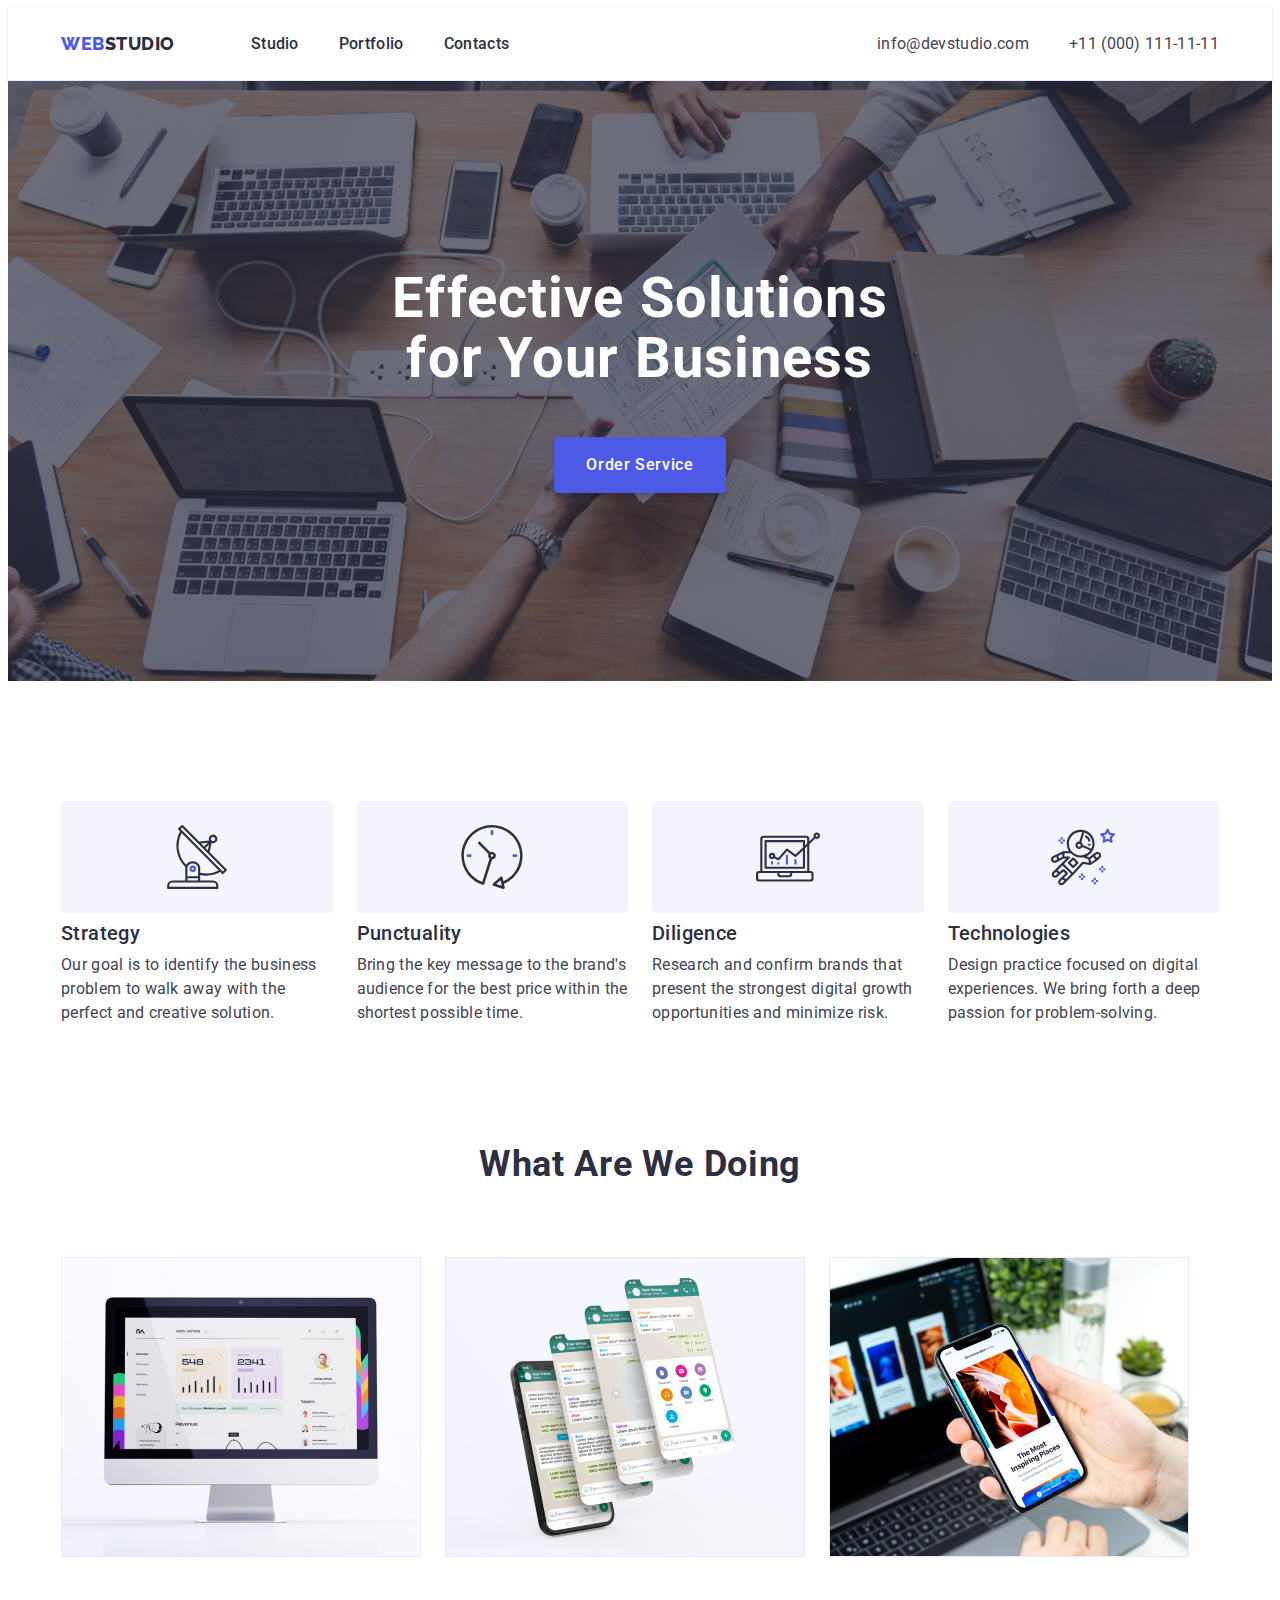
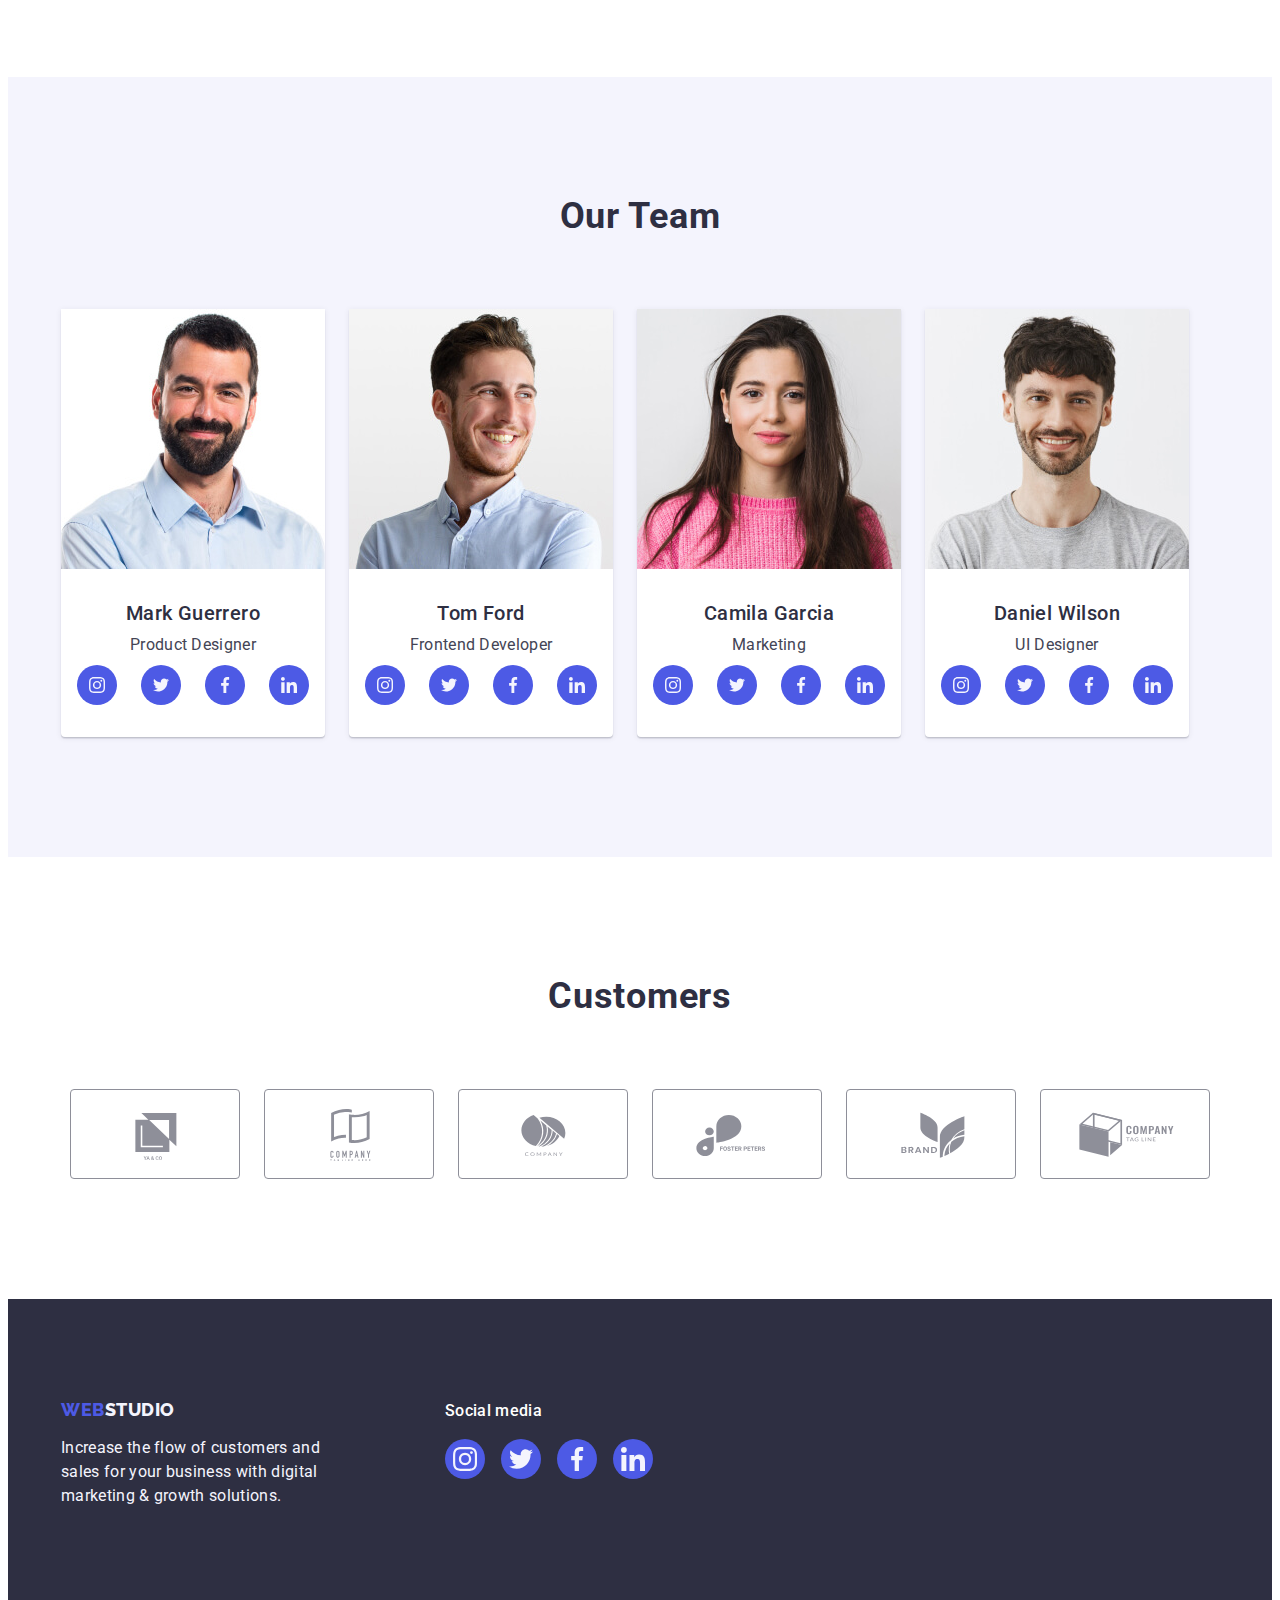
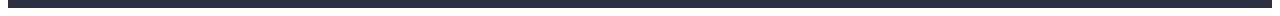
<file: index.html>
<!DOCTYPE html>
<html lang="en">
  <head>
    <meta charset="UTF-8" />
    <meta http-equiv="X-UA-Compatible" content="IE=edge" />
    <meta name="viewport" content="width=device-width, initial-scale=1.0" />
    <title>WEBSTUDIO</title>
    <link rel="preconnect" href="https://fonts.googleapis.com" />
    <link rel="preconnect" href="https://fonts.gstatic.com" crossorigin />
    <link
      href="https://fonts.googleapis.com/css2?family=Raleway:wght@800&amp;family=Roboto:wght@400;500;700;900&amp;display=swap"
      rel="stylesheet"
    />
    <link
      rel="stylesheet"
      href="https://cdnjs.cloudflare.com/ajax/libs/modern-normalize/2.0.0/modern-normalize.min.css"
      integrity="sha512-4xo8blKMVCiXpTaLzQSLSw3KFOVPWhm/TRtuPVc4WG6kUgjH6J03IBuG7JZPkcWMxJ5huwaBpOpnwYElP/m6wg=="
      crossorigin="anonymous"
      referrerpolicy="no-referrer"
    />
    <link rel="stylesheet" href="./css/styles.css" />
  </head>
  <body>
    <!--============= HEADER      ================-->

    <header class="header">
      <div class="container header-container">
        <nav class="nav">
          <a class="logo-dark link" href="./index.html"
            >Web<span class="primary-logo-dark">Studio</span>
          </a>
          <ul class="menu list">
            <li class="menu-item">
              <a class="menu-link link" href="./index.html">Studio</a>
            </li>
            <li class="menu-item">
              <a class="menu-link link" href="./portfolio.html">Portfolio</a>
            </li>
            <li class="menu-item">
              <a class="menu-link link" href="./contacts.html">Contacts</a>
            </li>
          </ul>
        </nav>

        <address class="adress">
          <ul class="menu list">
            <li class="adress-item">
              <a class="adress-link link" href="mailto:info@devstudio.com"
                >info@devstudio.com</a
              >
            </li>
            <li class="adress-item">
              <a class="adress-link link" href="tel:+110001111111"
                >+11 (000) 111-11-11</a
              >
            </li>
          </ul>
        </address>
      </div>
    </header>
    <main>
      <!-- ================= HERO  =============== -->

      <section class="hero">
        <div class="container hero-container">
          <h1 class="hero-title">Effective Solutions for Your Business</h1>
          <button class="all-btns hero-btn" type="button">Order Service</button>
        </div>
      </section>

      <!-- ================= VALUES  ============= -->

      <section class="value">
        <div class="container">
          <h2 class="visually-hidden">Values</h2>
          <ul class="value-list list">
            <li class="value-item">
              <div class="value-icon-bg">
                <svg class="value-icon" width="64" height="64">
                  <use href="./images/icons.svg#icon-antenna"></use>
                </svg>
              </div>
              <h3 class="value-title">Strategy</h3>
              <p class="value-text">
                Our goal is to identify the business problem to walk away with
                the perfect and creative solution.
              </p>
            </li>
            <li class="value-item">
              <div class="value-icon-bg">
                <svg class="value-icon" width="64" height="64">
                  <use href="./images/icons.svg#icon-clock"></use>
                </svg>
              </div>
              <h3 class="value-title">Punctuality</h3>
              <p class="value-text">
                Bring the key message to the brand's audience for the best price
                within the shortest possible time.
              </p>
            </li>
            <li class="value-item">
              <div class="value-icon-bg">
                <svg class="value-icon" width="64" height="64">
                  <use href="./images/icons.svg#icon-diagram"></use>
                </svg>
              </div>
              <h3 class="value-title">Diligence</h3>
              <p class="value-text">
                Research and confirm brands that present the strongest digital
                growth opportunities and minimize risk.
              </p>
            </li>
            <li class="value-item">
              <div class="value-icon-bg">
                <svg class="value-icon" width="64" height="64">
                  <use href="./images/icons.svg#icon-astronaut"></use>
                </svg>
              </div>
              <h3 class="value-title">Technologies</h3>
              <p class="value-text">
                Design practice focused on digital experiences. We bring forth a
                deep passion for problem-solving.
              </p>
            </li>
          </ul>
        </div>
      </section>

      <!-- ================  WORK IMAGES  =====================-->

      <section class="work-galary">
        <div class="container">
          <h2 class="work-galary-title">What are we doing</h2>
          <ul class="work-galary-list list">
            <li class="work-galary-item">
              <img
                class="work-galary-pic"
                src="./images/main-page/img1.jpg"
                width="360"
                height="300"
                alt="monitor"
              />
            </li>
            <li class="work-galary-item">
              <img
                class="work-galary-pic"
                src="./images/main-page/img2.jpg"
                width="360"
                height="300"
                alt="app structure"
              />
            </li>
            <li class="work-galary-item">
              <img
                class="work-galary-pic"
                src="./images/main-page/img3.jpg"
                width="360"
                height="300"
                alt="app on the phone screen"
              />
            </li>
          </ul>
        </div>
      </section>

      <!-- ================== OUR TEAM ================= -->

      <section Class="team">
        <div class="container">
          <h2 class="team-title">Our Team</h2>
          <ul class="team-list list">
            <li class="team-item">
              <img
                class="team-img"
                src="./images/main-page/mark-guerrero.jpg"
                width="264"
                alt="Mark Guerrero"
              />
              <div class="employee-card">
                <h3 class="picture-title">Mark Guerrero</h3>
                <p class="picture-text">Product Designer</p>
                <ul class="social-list list">
                  <li class="social-list-items">
                    <a
                      href=""
                      class="social-list-link link"
                      target="_blank"
                      rel="no-opener no-referrer"
                    >
                      <svg class="social-list-icon" width="16" height="16">
                        <use href="./images/icons.svg#icon-instagram"></use>
                      </svg>
                    </a>
                  </li>
                  <li class="social-list-items">
                    <a
                      href=""
                      class="social-list-link link"
                      target="_blank"
                      rel="no-opener no-referrer"
                    >
                      <svg class="social-list-icon" width="16" height="16">
                        <use href="./images/icons.svg#icon-twitter"></use>
                      </svg>
                    </a>
                  </li>
                  <li class="social-list-items">
                    <a
                      href=""
                      class="social-list-link link"
                      target="_blank"
                      rel="no-opener no-referrer"
                    >
                      <svg class="social-list-icon" width="16" height="16">
                        <use href="./images/icons.svg#icon-facebook"></use>
                      </svg>
                    </a>
                  </li>
                  <li class="social-list-items">
                    <a
                      href=""
                      class="social-list-link link"
                      target="_blank"
                      rel="no-opener no-referrer"
                    >
                      <svg class="social-list-icon" width="16" height="16">
                        <use href="./images/icons.svg#icon-linkedin"></use>
                      </svg>
                    </a>
                  </li>
                </ul>
              </div>
            </li>
            <li class="team-item">
              <img
                class="team-img"
                src="./images/main-page/tom-ford.jpg"
                width="264"
                alt="Tom Ford"
              />
              <div class="employee-card">
                <h3 class="picture-title">Tom Ford</h3>
                <p class="picture-text">Frontend Developer</p>
                <ul class="social-list list">
                  <li class="social-list-items">
                    <a
                      href=""
                      class="social-list-link link"
                      target="_blank"
                      rel="no-opener no-referrer"
                    >
                      <svg class="social-list-icon" width="16" height="16">
                        <use href="./images/icons.svg#icon-instagram"></use>
                      </svg>
                    </a>
                  </li>
                  <li class="social-list-items">
                    <a
                      href=""
                      class="social-list-link link"
                      target="_blank"
                      rel="no-opener no-referrer"
                    >
                      <svg class="social-list-icon" width="16" height="16">
                        <use href="./images/icons.svg#icon-twitter"></use>
                      </svg>
                    </a>
                  </li>
                  <li class="social-list-items">
                    <a
                      href=""
                      class="social-list-link link"
                      target="_blank"
                      rel="no-opener no-referrer"
                    >
                      <svg class="social-list-icon" width="16" height="16">
                        <use href="./images/icons.svg#icon-facebook"></use>
                      </svg>
                    </a>
                  </li>
                  <li class="social-list-items">
                    <a
                      href=""
                      class="social-list-link link"
                      target="_blank"
                      rel="no-opener no-referrer"
                    >
                      <svg class="social-list-icon" width="16" height="16">
                        <use href="./images/icons.svg#icon-linkedin"></use>
                      </svg>
                    </a>
                  </li>
                </ul>
              </div>
            </li>
            <li class="team-item">
              <img
                class="team-img"
                src="./images/main-page/camila-garcia.jpg"
                width="264"
                alt="Camila Garcia"
              />
              <div class="employee-card">
                <h3 class="picture-title">Camila Garcia</h3>
                <p class="picture-text">Marketing</p>
                <ul class="social-list list">
                  <li class="social-list-items">
                    <a
                      href=""
                      class="social-list-link link"
                      target="_blank"
                      rel="no-opener no-referrer"
                    >
                      <svg class="social-list-icon" width="16" height="16">
                        <use href="./images/icons.svg#icon-instagram"></use>
                      </svg>
                    </a>
                  </li>
                  <li class="social-list-items">
                    <a
                      href=""
                      class="social-list-link link"
                      target="_blank"
                      rel="no-opener no-referrer"
                    >
                      <svg class="social-list-icon" width="16" height="16">
                        <use href="./images/icons.svg#icon-twitter"></use>
                      </svg>
                    </a>
                  </li>
                  <li class="social-list-items">
                    <a
                      href=""
                      class="social-list-link link"
                      target="_blank"
                      rel="no-opener no-referrer"
                    >
                      <svg class="social-list-icon" width="16" height="16">
                        <use href="./images/icons.svg#icon-facebook"></use>
                      </svg>
                    </a>
                  </li>
                  <li class="social-list-items">
                    <a
                      href=""
                      class="social-list-link link"
                      target="_blank"
                      rel="no-opener no-referrer"
                    >
                      <svg class="social-list-icon" width="16" height="16">
                        <use href="./images/icons.svg#icon-linkedin"></use>
                      </svg>
                    </a>
                  </li>
                </ul>
              </div>
            </li>
            <li class="team-item">
              <img
                class="team-img"
                src="./images/main-page/daniel-wilson.jpg"
                width="264"
                alt="Daniel Wilson"
              />
              <div class="employee-card">
                <h3 class="picture-title">Daniel Wilson</h3>
                <p class="picture-text">UI Designer</p>
                <ul class="social-list list">
                  <li class="social-list-items">
                    <a
                      href=""
                      class="social-list-link link"
                      target="_blank"
                      rel="no-opener no-referrer"
                    >
                      <svg class="social-list-icon" width="16" height="16">
                        <use href="./images/icons.svg#icon-instagram"></use>
                      </svg>
                    </a>
                  </li>
                  <li class="social-list-items">
                    <a
                      href=""
                      class="social-list-link link"
                      target="_blank"
                      rel="no-opener no-referrer"
                    >
                      <svg class="social-list-icon" width="16" height="16">
                        <use href="./images/icons.svg#icon-twitter"></use>
                      </svg>
                    </a>
                  </li>
                  <li class="social-list-items">
                    <a
                      href=""
                      class="social-list-link link"
                      target="_blank"
                      rel="no-opener no-referrer"
                    >
                      <svg class="social-list-icon" width="16" height="16">
                        <use href="./images/icons.svg#icon-facebook"></use>
                      </svg>
                    </a>
                  </li>
                  <li class="social-list-items">
                    <a
                      href=""
                      class="social-list-link link"
                      target="_blank"
                      rel="no-opener no-referrer"
                    >
                      <svg class="social-list-icon" width="16" height="16">
                        <use href="./images/icons.svg#icon-linkedin"></use>
                      </svg>
                    </a>
                  </li>
                </ul>
              </div>
            </li>
          </ul>
        </div>
      </section>

      <!-- ==================   CUSTOMERS   ====================-->

      <section class="customers">
        <div class="container customers-cotainer">
          <h2 class="customers-title">Customers</h2>
          <ul class="customers-list list">
            <li class="customers-list-item">
              <a
                href=""
                class="customers-list-link"
                target="_blank"
                rel="no-opener no-referrer"
              >
                <svg class="customers-icon" width="104" height="56">
                  <use href="./images/icons.svg#icon-company1"></use>
                </svg>
              </a>
            </li>
            <li class="customers-list-item">
              <a
                href=""
                class="customers-list-link"
                target="_blank"
                rel="no-opener no-referrer"
              >
                <svg class="customers-icon" width="104" height="56">
                  <use href="./images/icons.svg#icon-company2"></use>
                </svg>
              </a>
            </li>
            <li class="customers-list-item">
              <a
                href=""
                class="customers-list-link"
                target="_blank"
                rel="no-opener no-referrer"
              >
                <svg class="customers-icon" width="104" height="56">
                  <use href="./images/icons.svg#icon-company3"></use>
                </svg>
              </a>
            </li>
            <li class="customers-list-item">
              <a
                href=""
                class="customers-list-link"
                target="_blank"
                rel="no-opener no-referrer"
              >
                <svg class="customers-icon" width="104" height="56">
                  <use href="./images/icons.svg#icon-company4"></use>
                </svg>
              </a>
            </li>
            <li class="customers-list-item">
              <a
                href=""
                class="customers-list-link"
                target="_blank"
                rel="no-opener no-referrer"
              >
                <svg class="customers-icon" width="104" height="56">
                  <use href="./images/icons.svg#icon-company5"></use>
                </svg>
              </a>
            </li>
            <li class="customers-list-item">
              <a
                href=""
                class="customers-list-link"
                target="_blank"
                rel="no-opener no-referrer"
              >
                <svg class="customers-icon" width="104" height="56">
                  <use href="./images/icons.svg#icon-company6"></use>
                </svg>
              </a>
            </li>
          </ul>
        </div>
      </section>
    </main>

    <!-- ===================== Футер =====================-->
    <footer class="footer">
      <div class="container footer-cotainer">
        <div class="left-side-footer">
          <a class="logo-light link" href="./index.html"
            >Web<span class="primary-logo-light">Studio</span></a
          >
          <p class="footer-text">
            Increase the flow of customers and sales for your business with
            digital marketing & growth solutions.
          </p>
        </div>
        <div class="footer-social-container">
          <p class="footer-social-title">Social media</p>
          <ul class="footer-social-list list">
            <li class="social-list-items">
              <a
                href=""
                class="social-list-link footer-list-link link"
                target="_blank"
                rel="no-opener no-referrer"
              >
                <svg
                  class="social-list-icon footer-icon"
                  width="24"
                  height="24"
                >
                  <use href="./images/icons.svg#icon-instagram"></use>
                </svg>
              </a>
            </li>
            <li class="social-list-items">
              <a
                href=""
                class="social-list-link footer-list-link link"
                target="_blank"
                rel="no-opener no-referrer"
              >
                <svg
                  class="social-list-icon footer-icon"
                  width="24"
                  height="24"
                >
                  <use href="./images/icons.svg#icon-twitter"></use>
                </svg>
              </a>
            </li>
            <li class="social-list-items">
              <a
                href=""
                class="social-list-link footer-list-link link"
                target="_blank"
                rel="no-opener no-referrer"
              >
                <svg
                  class="social-list-icon footer-icon"
                  width="24"
                  height="24"
                >
                  <use href="./images/icons.svg#icon-facebook"></use>
                </svg>
              </a>
            </li>
            <li class="social-list-items">
              <a
                href=""
                class="social-list-link footer-list-link link"
                target="_blank"
                rel="no-opener no-referrer"
              >
                <svg
                  class="social-list-icon footer-icon"
                  width="24"
                  height="24"
                >
                  <use href="./images/icons.svg#icon-linkedin"></use>
                </svg>
              </a>
            </li>
          </ul>
        </div>
      </div>
    </footer>
  </body>
</html>
</file>
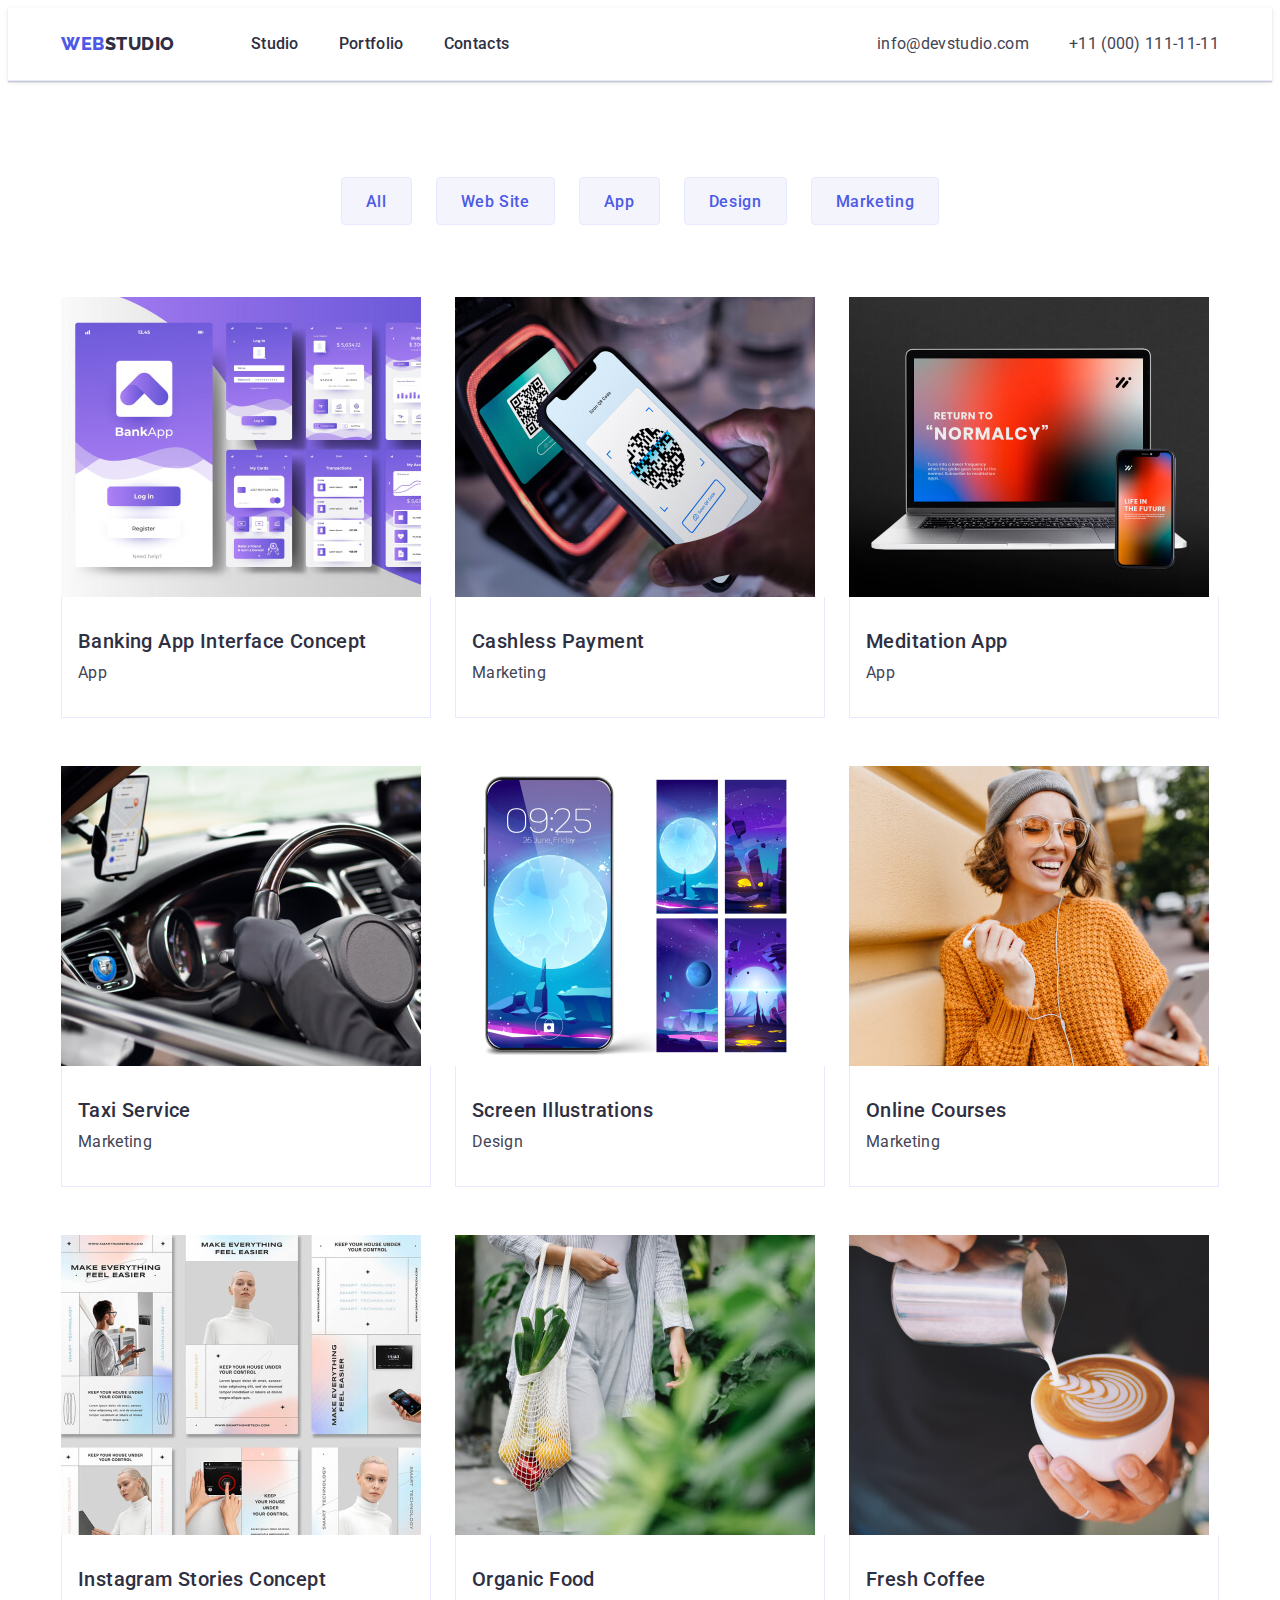
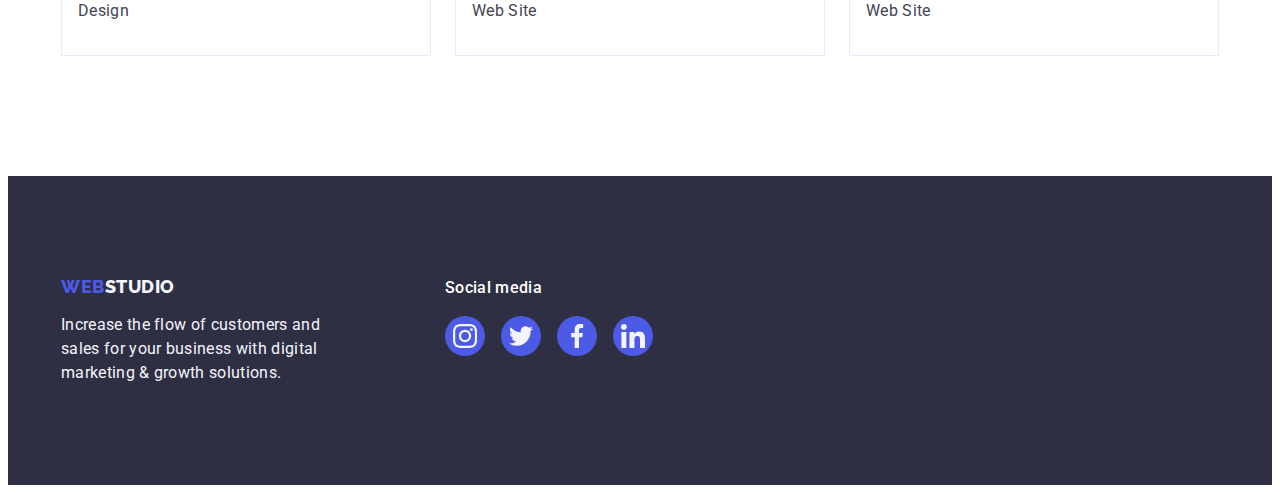
<file: portfolio.html>
<!DOCTYPE html>
<html lang="en">
  <head>
    <meta charset="UTF-8" />
    <meta http-equiv="X-UA-Compatible" content="IE=edge" />
    <meta name="viewport" content="width=device-width, initial-scale=1.0" />
    <title>WEBSTUDIO</title>
    <link rel="preconnect" href="https://fonts.googleapis.com" />
    <link rel="preconnect" href="https://fonts.gstatic.com" crossorigin />
    <link
      href="https://fonts.googleapis.com/css2?family=Raleway:wght@800&amp;family=Roboto:wght@400;500;700;900&amp;display=swap"
      rel="stylesheet"
    />
    <link
      rel="stylesheet"
      href="https://cdnjs.cloudflare.com/ajax/libs/modern-normalize/2.0.0/modern-normalize.min.css"
      integrity="sha512-4xo8blKMVCiXpTaLzQSLSw3KFOVPWhm/TRtuPVc4WG6kUgjH6J03IBuG7JZPkcWMxJ5huwaBpOpnwYElP/m6wg=="
      crossorigin="anonymous"
      referrerpolicy="no-referrer"
    />
    <link rel="stylesheet" href="./css/styles.css" />
  </head>
  <body>
    <!--============= HEADER      ================-->

    <header class="header">
      <div class="container header-container">
        <nav class="nav">
          <a class="logo-dark link" href="./index.html"
            >Web<span class="primary-logo-dark">Studio</span>
          </a>
          <ul class="menu list">
            <li class="menu-item">
              <a class="menu-link link" href="./index.html">Studio</a>
            </li>
            <li class="menu-item">
              <a class="menu-link link" href="./portfolio.html">Portfolio</a>
            </li>
            <li class="menu-item">
              <a class="menu-link link" href="">Contacts</a>
            </li>
          </ul>
        </nav>

        <address class="adress">
          <ul class="menu list">
            <li class="adress-item">
              <a class="adress-link link" href="mailto:info@devstudio.com"
                >info@devstudio.com</a
              >
            </li>
            <li class="adress-item">
              <a class="adress-link link" href="tel:+110001111111"
                >+11 (000) 111-11-11</a
              >
            </li>
          </ul>
        </address>
      </div>
    </header>

    <!--------------------MAIN---------------------------->

    <main>
      <section class="portfolio">
        <div class="container portfolio-container">
          <h1 class="visually-hidden">Portfolio</h1>

          <!-- =============BUTTONS============== -->
          <ul class="portfolio-list list">
            <li class="portfolio-item-btn">
              <button class="portfolio-btn all-btns" type="button">All</button>
            </li>
            <li class="portfolio-item-btn">
              <button class="portfolio-btn all-btns" type="button">
                Web Site
              </button>
            </li>
            <li class="portfolio-item-btn">
              <button class="portfolio-btn all-btns" type="button">App</button>
            </li>
            <li class="portfolio-item-btn">
              <button class="portfolio-btn all-btns" type="button">
                Design
              </button>
            </li>
            <li class="portfolio-item-btn">
              <button class="portfolio-btn all-btns" type="button">
                Marketing
              </button>
            </li>
          </ul>

          <!-- =================IMAGES================== -->

          <ul class="portfolio-img-list list">
            <li class="portfolio-item-img">
              <a class="portfolio-link link" href="">
                <img
                  src="./images/portfolio/goods1.jpg"
                  alt="Banking App Interface Concept"
                  width="360"
                  height="300"
                />
                <div class="app-links">
                  <h2 class="pictures-title">Banking App Interface Concept</h2>
                  <p class="pictures-text">App</p>
                </div>
              </a>
            </li>
            <li class="portfolio-item-img">
              <a class="portfolio-link link" href="">
                <img
                  src="./images/portfolio/goods2.jpg"
                  alt="Cashless Payment"
                  width="360"
                  height="300"
                />
                <div class="app-links">
                  <h2 class="pictures-title">Cashless Payment</h2>
                  <p class="pictures-text">Marketing</p>
                </div>
              </a>
            </li>
            <li class="portfolio-item-img">
              <a class="portfolio-link link" href="">
                <img
                  src="./images/portfolio/goods3.jpg"
                  alt="Meditation App"
                  width="360"
                  height="300"
                />
                <div class="app-links">
                  <h2 class="pictures-title">Meditation App</h2>
                  <p class="pictures-text">App</p>
                </div>
              </a>
            </li>
            <li class="portfolio-item-img">
              <a class="portfolio-link link" href="">
                <img
                  src="./images/portfolio/goods4.jpg"
                  alt="Taxi Service"
                  width="360"
                  height="300"
                />
                <div class="app-links">
                  <h2 class="pictures-title">Taxi Service</h2>
                  <p class="pictures-text">Marketing</p>
                </div>
              </a>
            </li>
            <li class="portfolio-item-img">
              <a class="portfolio-link link" href="">
                <img
                  src="./images/portfolio/goods5.jpg"
                  alt="Phone Screen Illustrations"
                  width="360"
                  height="300"
                />
                <div class="app-links">
                  <h2 class="pictures-title">Screen Illustrations</h2>
                  <p class="pictures-text">Design</p>
                </div>
              </a>
            </li>
            <li class="portfolio-item-img">
              <a class="portfolio-link link" href="">
                <img
                  src="./images/portfolio/goods6.jpg"
                  alt="Happy women"
                  width="360"
                  height="300"
                />
                <div class="app-links">
                  <h2 class="pictures-title">Online Courses</h2>
                  <p class="pictures-text">Marketing</p>
                </div>
              </a>
            </li>
            <li class="portfolio-item-img">
              <a class="portfolio-link link" href="">
                <img
                  src="./images/portfolio/goods7.jpg"
                  alt="Instagram Stories Concept"
                  width="360"
                  height="300"
                />
                <div class="app-links">
                  <h2 class="pictures-title">Instagram Stories Concept</h2>
                  <p class="pictures-text">Design</p>
                </div>
              </a>
            </li>
            <li class="portfolio-item-img">
              <a class="portfolio-link link" href="">
                <img
                  src="./images/portfolio/goods8.jpg"
                  alt="Organic Food"
                  width="360"
                  height="300"
                />
                <div class="app-links">
                  <h2 class="pictures-title">Organic Food</h2>
                  <p class="pictures-text">Web Site</p>
                </div>
              </a>
            </li>
            <li class="portfolio-item-img">
              <a class="portfolio-link link" href="">
                <img
                  src="./images/portfolio/goods9.jpg"
                  alt="Fresh Coffee"
                  width="360"
                  height="300"
                />
                <div class="app-links">
                  <h2 class="pictures-title">Fresh Coffee</h2>
                  <p class="pictures-text">Web Site</p>
                </div>
              </a>
            </li>
          </ul>
        </div>
      </section>
    </main>

    <!-- ===================== Футер =====================-->
    <footer class="footer">
      <div class="container footer-cotainer">
        <div class="left-side-footer">
          <a class="logo-light link" href="./index.html"
            >Web<span class="primary-logo-light">Studio</span></a
          >
          <p class="footer-text">
            Increase the flow of customers and sales for your business with
            digital marketing & growth solutions.
          </p>
        </div>
        <div class="footer-social-container">
          <p class="footer-social-title">Social media</p>
          <ul class="footer-social-list list">
            <li class="social-list-items">
              <a
                href=""
                class="social-list-link footer-list-link link"
                target="_blank"
                rel="no-opener no-referrer"
              >
                <svg
                  class="social-list-icon footer-icon"
                  width="24"
                  height="24"
                >
                  <use href="./images/icons.svg#icon-instagram"></use>
                </svg>
              </a>
            </li>
            <li class="social-list-items">
              <a
                href=""
                class="social-list-link footer-list-link link"
                target="_blank"
                rel="no-opener no-referrer"
              >
                <svg
                  class="social-list-icon footer-icon"
                  width="24"
                  height="24"
                >
                  <use href="./images/icons.svg#icon-twitter"></use>
                </svg>
              </a>
            </li>
            <li class="social-list-items">
              <a
                href=""
                class="social-list-link footer-list-link link"
                target="_blank"
                rel="no-opener no-referrer"
              >
                <svg
                  class="social-list-icon footer-icon"
                  width="24"
                  height="24"
                >
                  <use href="./images/icons.svg#icon-facebook"></use>
                </svg>
              </a>
            </li>
            <li class="social-list-items">
              <a
                href=""
                class="social-list-link footer-list-link link"
                target="_blank"
                rel="no-opener no-referrer"
              >
                <svg
                  class="social-list-icon footer-icon"
                  width="24"
                  height="24"
                >
                  <use href="./images/icons.svg#icon-linkedin"></use>
                </svg>
              </a>
            </li>
          </ul>
        </div>
      </div>
    </footer>
  </body>
</html>
</file>
<file: css/styles.css>
:root {
  --main-text-color: #434455;
  --title-color: #2e2f42;
  --hover-color: #404bbf;
  --main-blue: #4d5ae5;
  --white: #ffffff;
  --light-purple: #f4f4fd;
  --green-focus-link: #31d0aa;
  --customers: #8e8f99;
}
body {
  font-family: 'Roboto', sans-serif;
  color: var(--main-text-color);
  background-color: var(--white);
}

h1,
h2,
h3,
h4,
h5,
h6,
p {
  margin-top: 0;
  margin-bottom: 0;
}

ul,
ol {
  margin-top: 0;
  margin-bottom: 0;
  padding-left: 0;
}

img {
  display: block;
}

.container {
  margin-left: auto;
  margin-right: auto;
  width: 1158px;
  padding-left: 15px;
  padding-right: 15px;
}

.link {
  text-decoration: none;
}

.list {
  list-style: none;
}

.all-btns:hover,
.all-btns:focus {
  background-color: var(--hover-color);
}

.all-btns {
  font-family: 'Roboto', sans-serif;
  font-weight: 500;
  font-size: 16px;
  line-height: 1.5;
  letter-spacing: 0.04em;
  color: var(--white);
  cursor: pointer;
}

/* ======================HEADER======================= */

.header {
  border-bottom: 1px solid #e7e9fc;
  box-shadow: 0px 2px 1px rgba(46, 47, 66, 0.08),
    0px 1px 1px rgba(46, 47, 66, 0.16), 0px 1px 6px rgba(46, 47, 66, 0.08);
}

.header-container {
  display: flex;
}

.nav {
  display: flex;
  align-items: center;
}

.menu {
  display: flex;

  gap: 40px;
}

.logo-dark {
  margin-right: 76px;
  font-family: 'Raleway', sans-serif;
  font-weight: 800;
  font-size: 18px;
  line-height: 1.17;
  letter-spacing: 0.03em;
  text-transform: uppercase;
  color: var(--main-blue);
}

.primary-logo-dark {
  color: var(--title-color);
}

.menu-link {
  padding-top: 24px;
  padding-bottom: 24px;
  display: block;
  font-weight: 500;
  font-size: 16px;
  line-height: 1.5;
  letter-spacing: 0.02em;
  color: var(--title-color);
}
.menu-link:hover,
.menu-link:focus {
  color: var(--hover-color);
}

.adress {
  display: flex;
  font-style: normal;
  margin-left: auto;
  align-items: center;
}

.adress-link {
  font-size: 16px;
  line-height: 1.5;
  letter-spacing: 0.02em;
  color: var(--main-text-color);
}
.adress-link:hover,
.adress-link:focus {
  color: var(--hover-color);
}

/* =======================MAIN========================= */

/* ========================HERO========================= */

.hero-btn {
  border: none;
  display: block;
  background-color: var(--main-blue);
  box-shadow: 0px 4px 4px rgba(0, 0, 0, 0.15);
  border-radius: 4px;
  height: 56px;
  min-width: 169px;
  margin-left: auto;
  margin-right: auto;
  margin-top: 48px;
  padding: 16px 32px;
}

.hero {
  margin: 0 auto;
  max-width: 1440px;
  background-color: var(--title-color);
  padding-top: 188px;
  padding-bottom: 188px;
  background-image: linear-gradient(
      rgba(46, 47, 66, 0.7),
      rgba(46, 47, 66, 0.7)
    ),
    url('../images/main-page/hero-img.jpg');
  background-size: cover;
  background-position: center;
  background-repeat: no-repeat;
}

.hero-title {
  margin-left: auto;
  margin-right: auto;
  max-width: 496px;
  font-weight: 700;
  font-size: 56px;
  line-height: 1.07;
  letter-spacing: 0.02em;
  color: var(--white);
  text-align: center;
}

/* ========================VALUES======================== */

.value-icon-bg {
  display: flex;
  justify-content: center;
  align-items: center;
  background-color: var(--light-purple);
  border-radius: 4px;
  height: 112px;
  margin-bottom: 8px;
}

.value {
  padding-top: 120px;
  padding-bottom: 120px;
}

.visually-hidden {
  position: absolute;
  width: 1px;
  height: 1px;
  margin: -1px;
  border: 0;
  padding: 0;
  white-space: nowrap;
  clip-path: inset(100%);
  clip: rect(0 0 0 0);
  overflow: hidden;
}

.value-item {
  width: calc((100% - 72px) / 4);
}

.value-list {
  display: flex;
  gap: 24px;
}

.value-title {
  font-weight: 500;
  font-size: 20px;
  line-height: 1.2;
  letter-spacing: 0.02em;
  color: var(--title-color);
  margin-bottom: 8px;
}

.value-text {
  font-size: 16px;
  line-height: 1.5;
  letter-spacing: 0.02em;
  color: var(--main-text-color);
}

/* ===================WORK IMAGES================== */

.work-galary {
  padding-bottom: 120px;
}

.work-galary-list {
  display: flex;
  flex-wrap: wrap;
  gap: 24px;
}

.work-galary-title {
  margin-bottom: 72px;
  font-weight: 700;
  font-size: 36px;
  line-height: 1.11;
  text-align: center;
  letter-spacing: 0.02em;
  text-transform: capitalize;
  color: var(--title-color);
}

/* ======================= OUR TEAM===================== */
.team-item {
  display: block;
  background-color: var(--white);
  box-shadow: 0px 1px 6px rgba(46, 47, 66, 0.08),
    0px 1px 1px rgba(46, 47, 66, 0.16), 0px 2px 1px rgba(46, 47, 66, 0.08);
  border-radius: 0px 0px 4px 4px;
}
.team {
  background-color: var(--light-purple);
  padding-top: 120px;
  padding-bottom: 120px;
}

.employee-card {
  padding: 32px 16px;
}

.team-list {
  display: flex;
  flex-wrap: wrap;
  gap: 24px;
}

.team-title {
  margin-bottom: 72px;
  font-weight: 700;
  font-size: 36px;
  line-height: 1.11;
  text-align: center;
  letter-spacing: 0.02em;
  text-transform: capitalize;
  color: var(--title-color);
}

.picture-title {
  text-align: center;
  margin-bottom: 8px;
  font-weight: 500;
  font-size: 20px;
  line-height: 1.2;
  letter-spacing: 0.02em;
  color: var(--title-color);
}

.picture-text {
  text-align: center;
  font-size: 16px;
  line-height: 1.5;
  letter-spacing: 0.02em;
  color: var(--main-text-color);
  margin-bottom: 8px;
}

.social-list {
  display: flex;
  justify-content: center;
  gap: 24px;
}

.social-list-icon {
  fill: var(--light-purple);
  width: 16px;
  height: 16px;
}

.social-list-link {
  display: flex;
  justify-content: center;
  align-items: center;
  width: 40px;
  height: 40px;
  border-radius: 50%;
  background-color: var(--main-blue);
}

.social-list-link:hover,
.social-list-link:focus {
  background-color: var(--hover-color);
  outline: 0px;
}

/* =============   CUSTOMERS   ============ */

.customers {
  padding-top: 120px;
  padding-bottom: 120px;
  justify-content: center;
}

.customers-title {
  margin-bottom: 72px;
  font-weight: 700;
  font-size: 36px;
  line-height: 1.11;
  text-align: center;
  letter-spacing: 0.02em;
  text-transform: capitalize;
  color: var(--title-color);
}

.customers-icon {
  fill: currentColor;
}

.customers-list {
  display: flex;
  justify-content: center;
  gap: 24px;
}

.customers-list-link {
  display: flex;
  justify-content: center;
  align-items: center;
  color: var(--customers);
  width: 168px;
  height: 88px;
  border: 1px solid #8e8f99;
  border-radius: 4px;
}

.customers-list-link:hover,
.customers-list-link:focus {
  color: var(--hover-color);
  border-color: var(--hover-color);
}

/* ===============FOOTER========================= */

.footer-icon {
  width: 24px;
  height: 24px;
}

.footer {
  background-color: var(--title-color);
  padding-top: 100px;
  padding-bottom: 100px;
}

.logo-light {
  display: inline-block;
  margin-bottom: 16px;
  font-family: 'Raleway', sans-serif;
  font-weight: 800;
  font-size: 18px;
  line-height: 1.17;
  letter-spacing: 0.03em;
  text-transform: uppercase;
  color: var(--main-blue);
}

.primary-logo-light {
  color: var(--light-purple);
}

.footer-text {
  max-width: 264px;
  font-size: 16px;
  line-height: 1.5;
  letter-spacing: 0.02em;
  color: var(--light-purple);
}

.footer-cotainer {
  display: flex;
  align-items: baseline;
}

.footer-social-list {
  display: flex;
  gap: 16px;
}

.left-side-footer {
  margin-right: 120px;
}

.footer-list-link:hover,
.footer-list-link:focus {
  background-color: var(--green-focus-link);
  outline: 0px;
}

.footer-social-title {
  margin-bottom: 16px;
  font-weight: 500;
  font-size: 16px;
  line-height: 1.5;
  letter-spacing: 0.02em;
  color: var(--white);
}

/* ================Portfolio======================= */

.portfolio-link {
  display: block;
}

.portfolio {
  padding-top: 96px;
  padding-bottom: 120px;
}

.portfolio-btn {
  background-color: var(--light-purple);
  color: var(--main-blue);
  border: 1px solid #e7e9fc;
  border-radius: 4px;
  height: 48px;
  min-width: 69px;
  padding: 12px 24px;
}

.portfolio-btn:hover,
.portfolio-btn:focus {
  background-color: var(--hover-color);
  color: var(--white);
  border: 1px solid transparent;
  box-shadow: 0px 3px 1px rgba(0, 0, 0, 0.1), 0px 2px 1px rgba(0, 0, 0, 0.08),
    0px 2px 2px rgba(0, 0, 0, 0.12);
}

.portfolio-list {
  display: flex;
  gap: 24px;
  justify-content: center;
  margin-bottom: 72px;
}

.portfolio-img-list {
  display: flex;
  flex-wrap: wrap;
  gap: 48px 24px;
}

.portfolio-link:hover,
.portfolio-link:focus {
  box-shadow: 0px 1px 6px rgba(46, 47, 66, 0.08),
    0px 1px 1px rgba(46, 47, 66, 0.16), 0px 2px 1px rgba(46, 47, 66, 0.08);
}

.portfolio-item-img {
  width: calc((100% - 2 * 24px) / 3);
}

.pictures-title {
  margin-bottom: 8px;
  font-weight: 500;
  font-size: 20px;
  line-height: 1.2;
  letter-spacing: 0.02em;
  color: var(--title-color);
}

.pictures-text {
  font-size: 16px;
  line-height: 1.5;
  letter-spacing: 0.02em;
  color: var(--main-text-color);
}

.app-links {
  padding: 32px 16px;
  border: 1px solid #e7e9fc;
  border-top: none;
}

/* ===================   CONTACTS   =============== */
</file>
